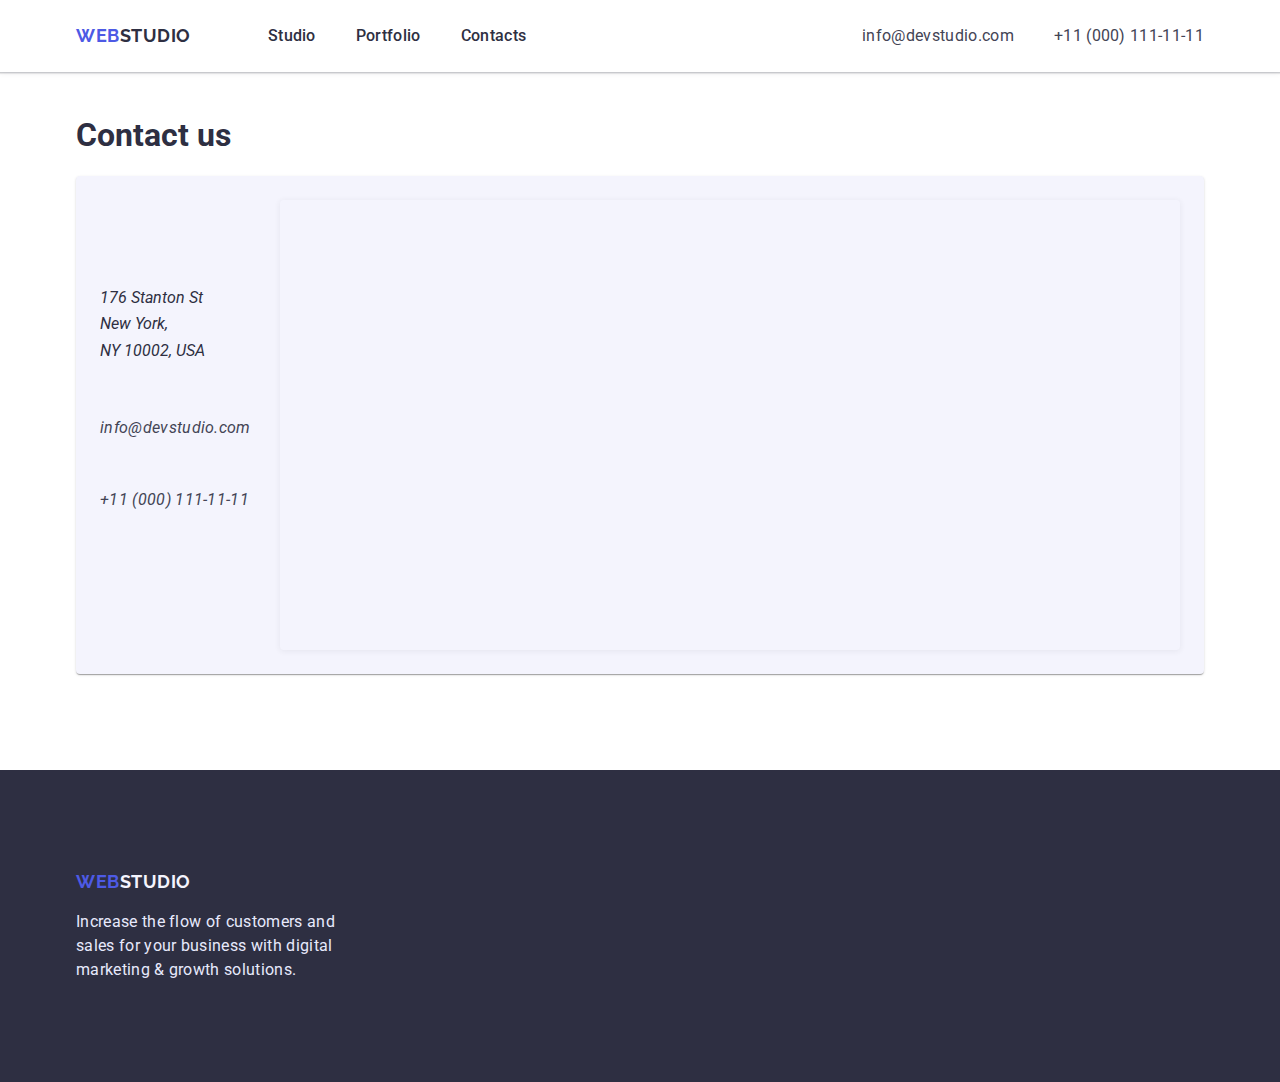
<file: contacts.html>
<!DOCTYPE html>
<html lang="en">
<head>
    <meta charset="UTF-8">
    <meta http-equiv="X-UA-Compatible" content="IE=edge">
    <meta name="viewport" content="width=device-width, initial-scale=1.0">
    <title>Main page</title>
    <link rel="preconnect" href="https://fonts.googleapis.com"> 
    <link rel="preconnect" href="https://fonts.gstatic.com" crossorigin> 
    <link href="https://fonts.googleapis.com/css2?family=Raleway:wght@700&family=Roboto:wght@400;500;700;900&display=swap" rel="stylesheet">
    <link rel="stylesheet" href="https://cdn.jsdelivr.net/npm/modern-normalize@1.1.0/modern-normalize.min.css">
    <link rel="stylesheet" href="./css/styles.css">
</head>
<body class="body">
    <header class="page-header">
    <div class="container">
        <nav class="main-nav">
        <a href="./index.html" class="logo"><span class="web-part">Web</span>Studio</a>
        <ul class="site-nav list">
            <li class="item">
            <a href="./index.html" class="link">Studio</a>
            </li>
            <li class="item">
            <a href="./portfolio.html" class="link">Portfolio</a>
            </li>
            <li class="item">
            <a href="./contacts.html" class="link">Contacts</a>
            </li>
        </ul>
        </nav>
        <ul class="support list">
        <li class="item">
            <a href="mailto:info@devstudio.com" class="contact-link">info@devstudio.com</a>
        </li>
        <li class="item">
            <a href="tel:+11(000)111-11-11" class="contact-link">+11 (000) 111-11-11</a>
        </li>
        </ul>
    </div>
    </header>
    <main>
        <section class="contacts">
            <div class="container">
                <h1>Contact us</h1>
                <div class="contact-card">
                    <address class="contact-details">
                        <p class="line-one">176 Stanton St</p>
                        <p class="line-two">New York,</p>
                        <p class="line-three">NY 10002, USA</p>
                        <ul class="support list">
                            <li class="link">
                                <a href="mailto:info@devstudio.com" class="contact-link">info@devstudio.com</a>
                            </li>
                            <li class="link">
                                <a href="tel:+11(000)111-11-11" class="contact-link">+11 (000) 111-11-11</a>
                            </li>
                        </ul>
                    </address>
                    <iframe src="https://www.google.com/maps/embed?pb=!1m18!1m12!1m3!1d3023.9078841193714!2d-73.98653467462157!3d40.720044288723614!2m3!1f0!2f0!3f0!3m2!1i1024!2i768!4f13.1!3m3!1m2!1s0x89c25981ee0e9ae3%3A0xa24d0e727c4fd59c!2s179%20Stanton%20St%2C%20New%20York%2C%20NY%2010002%2C%20USA!5e0!3m2!1sen!2sua!4v1670368939738!5m2!1sen!2sua" width="1500" height="450" style="border:0;" allowfullscreen="" loading="lazy" referrerpolicy="no-referrer-when-downgrade" class="map"></iframe>
                </div>
            </div>
        </section>
    </main>
    <footer class="page-footer">
    <div class="container">
        <a href="./index.html" class="logo"><span class="web-part">Web</span>Studio</a>
        <p class="text">
            Increase the flow of customers and sales for your business with digital
            marketing & growth solutions.
        </p>
    </div>
    </footer>
</body>
</html>
</file>
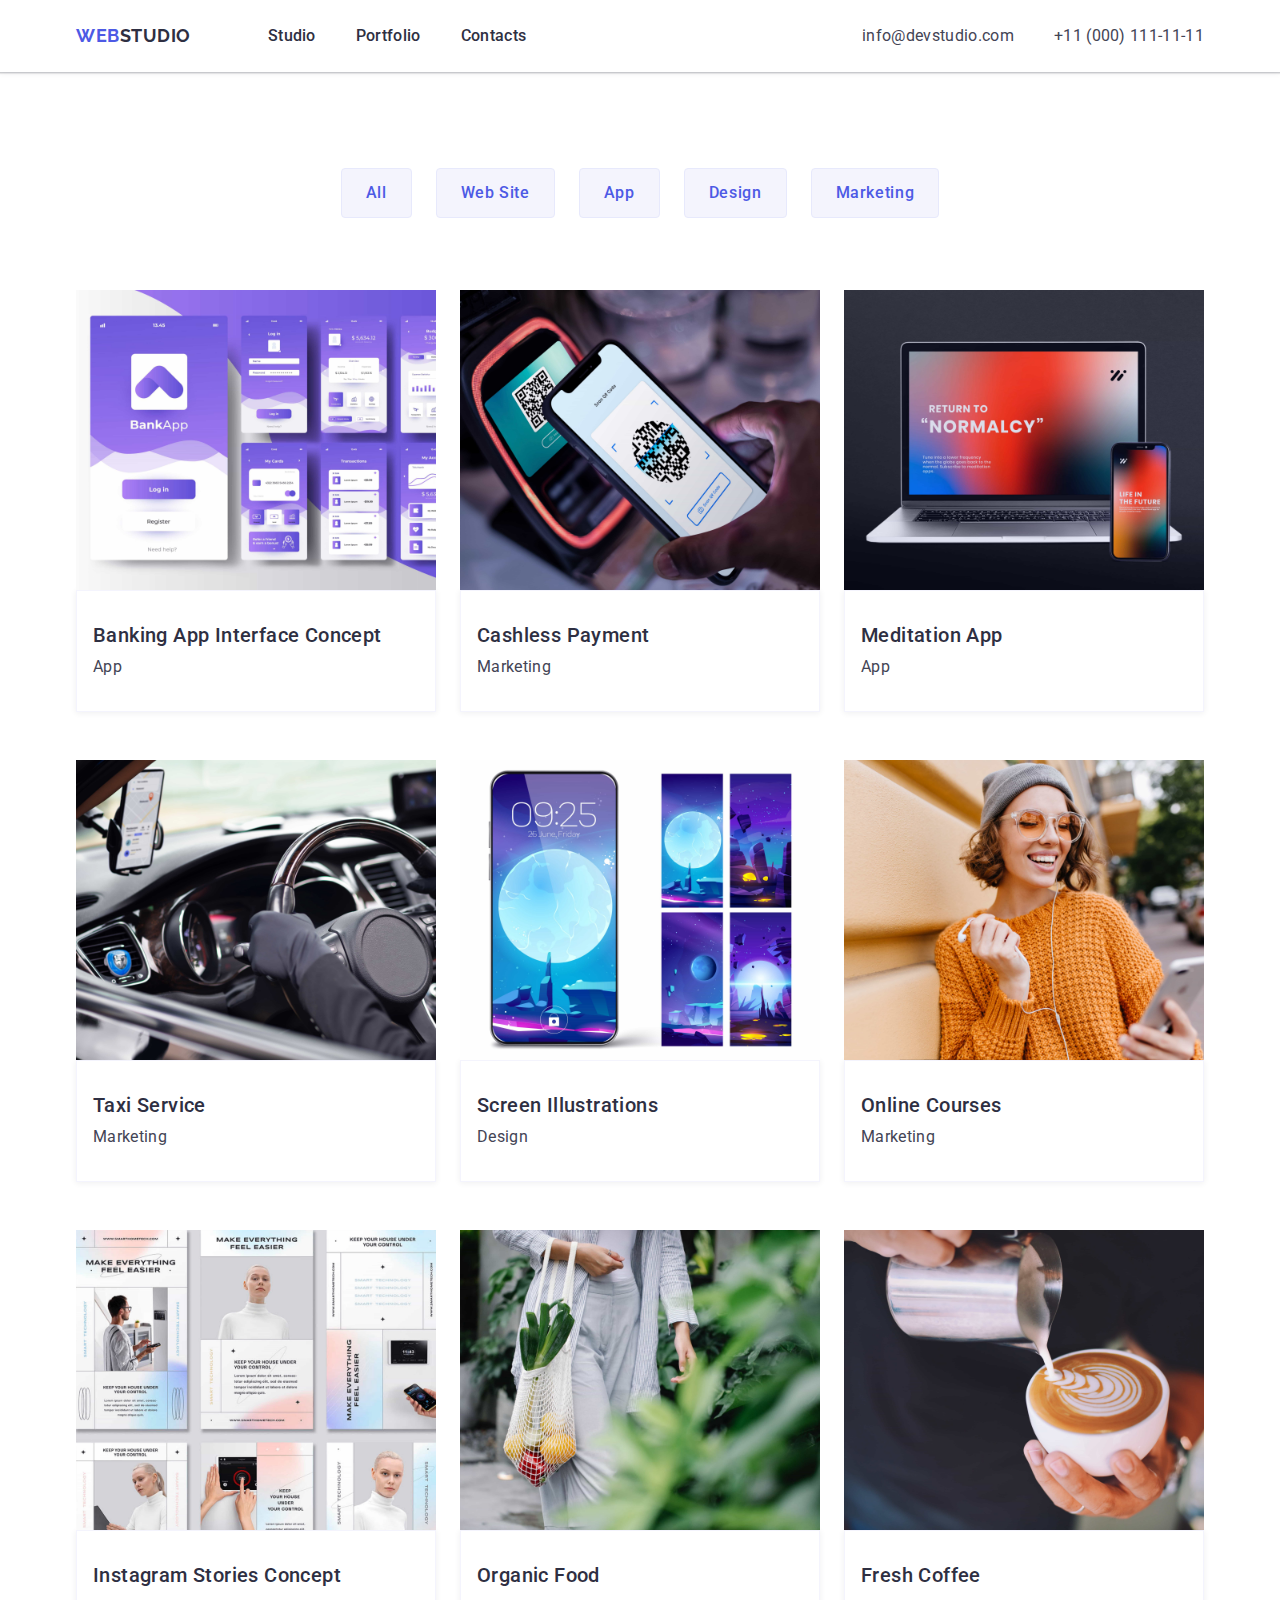
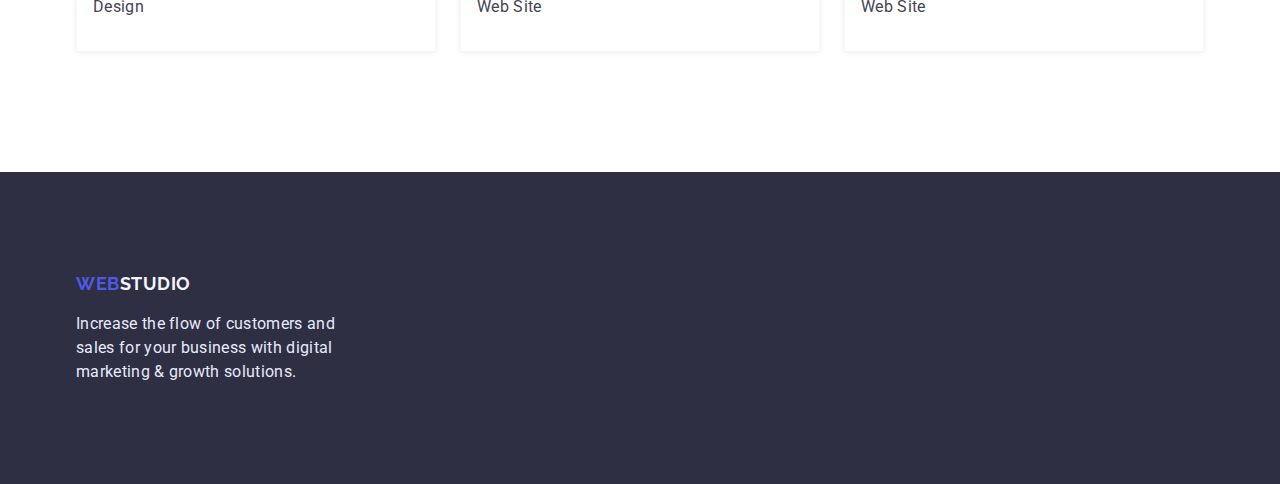
<file: portfolio.html>
<!DOCTYPE html>
<html lang="en">
    <head>
        <meta charset="UTF-8">
        <meta http-equiv="X-UA-Compatible" content="IE=edge">
        <meta name="viewport" content="width=device-width, initial-scale=1.0">
        <title>Portfolio</title>
        <link rel="preconnect" href="https://fonts.googleapis.com"> 
        <link rel="preconnect" href="https://fonts.gstatic.com" crossorigin> 
        <link href="https://fonts.googleapis.com/css2?family=Raleway:wght@700&family=Roboto:wght@400;500;700;900&display=swap" rel="stylesheet">
        <link rel="stylesheet" href="https://cdn.jsdelivr.net/npm/modern-normalize@1.1.0/modern-normalize.min.css">
        <link rel="stylesheet" href="./css/styles.css">
    </head>
    <body class="body">
        <header class="page-header">
        <div class="container">
            <nav class="main-nav">
                <a href="./index.html" class="logo"><span class="web-part">Web</span>Studio</a>
                <ul class="site-nav list">
                    <li class="item">
                        <a href="./index.html" class="link">Studio</a>
                    </li>
                    <li class="item">
                        <a href="./portfolio.html" class="link">Portfolio</a>
                    </li>
                    <li class="item">
                        <a href="./contacts.html" class="link">Contacts</a>
                    </li>
                </ul>
            </nav>
            <ul class="support list">
                <li class="item">
                    <a href="mailto:info@devstudio.com" class="contact-link">info@devstudio.com</a>
                </li>
                <li class="item">
                    <a href="tel:+11(000)111-11-11" class="contact-link">+11 (000) 111-11-11</a>
                </li>
            </ul>
        </div>
        </header>
        <main>
        <section class="section-portfolio">
            <div class="container">
                <h1 class="hidden">Portfolio</h1>
                <ul class="filter list portfolio-btn_list">
                    <li class="portfolio-btn_item">
                        <button type="button" class="portfolio-btn">All</button>
                    </li>
                    <li class="portfolio-btn_item">
                        <button type="button" class="portfolio-btn">Web Site</button>
                    </li>
                    <li class="portfolio-btn_item">
                        <button type="button" class="portfolio-btn">App</button>
                    </li>
                    <li class="portfolio-btn_item">
                        <button type="button" class="portfolio-btn">Design</button>
                    </li>
                    <li class="portfolio-btn_item">
                        <button type="button" class="portfolio-btn">Marketing</button>
                    </li>
                </ul>
                <ul class="list portfolio-cards_list">
                    <li class="section-item portfolio-cards_item">
                        <img
                        src="./images/portfolio1.jpg"
                        alt="Appearance of Banking App on smartphone"
                        width="360"
                        class="img"
                        >
                        <div class="portfolio-cards_box">
                            <h2 class="subject">Banking App Interface Concept</h2>
                            <p class="text">App</p>
                        </div>
                    </li>
                    <li class="section-item portfolio-cards_item">
                        <img
                        src="./images/portfolio2.jpg"
                        alt="QR-code scanning for cashless payment"
                        width="360"
                        class="img"
                        >
                        <div class="portfolio-cards_box">
                            <h2 class="subject">Cashless Payment</h2>
                            <p class="text">Marketing</p>
                        </div>
                    </li>
                    <li class="section-item portfolio-cards_item">
                        <img
                        src="./images/portfolio3.jpg"
                        alt="Appearance of Meditation App on laptop and smartphone"
                        width="360"
                        class="img"
                        >
                        <div class="portfolio-cards_box">
                            <h2 class="subject">Meditation App</h2>
                            <p class="text">App</p>
                        </div>
                    </li>
                    <li class="section-item portfolio-cards_item">
                        <img
                        src="./images/portfolio4.jpg"
                        alt="Car interior view and cab driver app"
                        width="360"
                        class="img"
                        >
                        <div class="portfolio-cards_box">
                            <h2 class="subject">Taxi Service</h2>
                            <p class="text">Marketing</p>
                        </div>
                    </li>
                    <li class="section-item portfolio-cards_item">
                        <img
                        src="./images/portfolio5.jpg"
                        alt="Moonlight style of wallpapers on smartphone"
                        width="360"
                        class="img"
                        >
                        <div class="portfolio-cards_box">
                            <h2 class="subject">Screen Illustrations</h2>
                            <p class="text">Design</p>
                        </div>  
                    </li>
                    <li class="section-item portfolio-cards_item">
                        <img
                        src="./images/portfolio6.jpg"
                        alt="Smiled girl is taking online courses"
                        width="360"
                        class="img"
                        >
                        <div class="portfolio-cards_box">
                            <h2 class="subject">Online Courses</h2>
                            <p class="text">Marketing</p>
                        </div>
                    </li>
                    <li class="section-item portfolio-cards_item">
                        <img
                        src="./images/portfolio7.jpg"
                        alt="Six templates of Instagram Stories"
                        width="360"
                        class="img"
                        >
                        <div class="portfolio-cards_box">
                            <h2 class="subject">Instagram Stories Concept</h2>
                            <p class="text">Design</p>
                        </div>
                    </li>
                    <li class="section-item portfolio-cards_item">
                        <img
                        src="./images/portfolio8.jpg"
                        alt="Woman, holding a bag with organic food"
                        width="360"
                        class="img"
                        >
                        <div class="portfolio-cards_box">
                            <h2 class="subject">Organic Food</h2>
                            <p class="text">Web Site</p>
                        </div>          
                    </li>
                    <li class="section-item portfolio-cards_item">
                        <img
                        src="./images/portfolio9.jpg"
                        alt="Barista, making a fresh coffee"
                        width="360"
                        class="img"
                        >
                        <div class="portfolio-cards_box">
                            <h2 class="subject">Fresh Coffee</h2>
                            <p class="text">Web Site</p>
                        </div>       
                    </li>
                </ul>
            </div>
        </section>
        </main>
        <footer class="page-footer">
        <div class="container">
            <a href="./index.html" class="logo"><span class="web-part">Web</span>Studio</a>
            <p class="text">
                Increase the flow of customers and sales for your business with digital
                marketing & growth solutions.
            </p>
        </div>
        </footer>
    </body>
</html>
</file>
<file: css/styles.css>
:root {
    --primary-text-color: rgba(255, 255, 255, 1);
    --iris-color: rgba(77, 90, 229, 1);
    --navy-blue-color: rgba(46, 47, 66, 1);
    --slate-color: rgba(67, 68, 85, 1);
    --cloud-color: rgba(244, 244, 253, 1);
    --cornflower-color: rgba(231, 233, 252, 1);
}

.body {
    color: var(--navy-blue-color);
    background-color: #ffffff;

    font-family: Roboto, sans-serif;
}

.container {
    width: 1158px;
    padding: 0 15px;
    margin: 0 auto;
}

/* Знаю, що небажано так приховувати елементи, однак ми ще не проходили на заняттях альтернативний підхід до приховування елементів. */
.hidden {
    display: none;
}

.list {
    padding: 0;
    margin: 0;
    list-style: none;
}

.logo,
.link,
.contact-link {
    text-decoration: none;
}

.logo {
    display: flex;
    align-items: center;
    padding-top: 24px;
    padding-bottom: 24px;
    
    font-family: Raleway, sans-serif;
    color: var(--navy-blue-color);
    font-weight: 700;
    font-size: 18px;
    line-height: 1.33;
    text-align: left;
    letter-spacing: 0.03em;
    text-transform: uppercase;
}

.page-header {    
    box-shadow: 0px 2px 1px rgba(46, 47, 66, 0.08), 0px 1px 1px rgba(46, 47, 66, 0.16), 0px 1px 6px rgba(46, 47, 66, 0.08);
}

.page-header .web-part {
    display: flex;
    align-items: center;
    
    color: var(--iris-color);
}

.page-header .container {
    display: flex;
    align-items: center;
}

.main-nav {
    display: flex;
}

.site-nav {
    display: flex;
    margin-left: 77px;
}

.site-nav .item:not(:last-child) {
    margin-right: 40px;
}

.site-nav .link {
    display: block;
    padding-top: 24px;
    padding-bottom: 24px;
    
    color: var(--navy-blue-color);
    font-weight: 500;
    line-height: 1.5;
    text-align: left;
    letter-spacing: 0.02em;
}

.site-nav .link:hover,
.site-nav .link:focus,
.site-nav .link:active {
    color: var(--iris-color);
}

.support {
    display: flex;
    margin-left: auto;
}

.support .item + .item {
    margin-left: 40px;
}

.support .contact-link {
    display: block;
    padding-top: 24px;
    padding-bottom: 24px;
    
    color: var(--slate-color);
    line-height: 1.5;
    text-align: left;
    letter-spacing: 0.02em;
}

.support .contact-link:hover,
.support .contact-link:focus,
.support .contact-link:active {
    color: var(--iris-color);
}

.hero {
    background-color: var(--navy-blue-color);
    color: var(--primary-text-color);

    text-align: center;
    padding-top: 192px;
    padding-bottom: 192px;
}

.section {
    padding-top: 120px;
    padding-bottom: 120px;
}

.products {
    padding-top: 0;
}

.vision .list {
    display: flex;
}

.vision .section-item {
    width: 264px;
}

.vision .section-item + .section-item {
    margin-left: 24px;
    max-width: 264px;
}

.section .section-title {
    margin-bottom: 72px;
}

.hero-title {
    width: 496px;
    font-weight: 500;
    font-size: 56px;
    line-height: 1.07;
    letter-spacing: 0.02em;
    
    margin-top: 0;
    margin-right: auto;
    margin-bottom: 48px;
    margin-left: auto;
}

.order-btn,
.portfolio-btn {
    cursor: pointer;
    
    font-family: inherit;
    font-size: 16px;
    font-weight: 500;
    letter-spacing: 0.04em;
}

.order-btn {
    background-color: var(--iris-color);
    color: var(--primary-text-color);

    line-height: 1.19;
    text-align: left;

    padding: 16px 32px;
    border-radius: 4px;
    border-style: none;
    box-shadow: 0px 4px 4px rgba(0, 0, 0, 0.15);
}

.order-btn:hover,
.order-btn:focus {
    background-color: var(--iris-color);
}

.order-btn:active {
    background-color: rgba(64, 75, 191, 1);
}

.portfolio-btn {
    background-color: var(--cloud-color);
    color: var(--iris-color);

    line-height: 1.5;
    text-align: center;

    line-height: 1.5;
    padding: 12px 24px;
    border-radius: 4px;
    border: 1px solid #E7E9FC;
}

.portfolio-btn:hover,
.portfolio-btn:focus,
.portfolio-btn:active {
    background-color: var(--iris-color);
    color: var(--primary-text-color);
    box-shadow: 0px 3px 1px rgba(0, 0, 0, 0.1), 0px 2px 1px rgba(0, 0, 0, 0.08), 0px 2px 2px rgba(0, 0, 0, 0.12);
    border-color: transparent;
}

.section-title {
    font-weight: 500;
    font-size: 36px;
    line-height: 1.11;
    text-align: center;
    letter-spacing: 0.02em;

    margin-top: 0;
    margin-bottom: 0;
}

.section-item {
    background-color: var(--primary-text-color);
}

.section-item .subject {
    font-weight: 500;
    font-size: 20px;
    line-height: 1.2;
    text-align: left;
    letter-spacing: 0.02em;

    margin-top: 0;
    margin-bottom: 8px;
}

.section-item .text {
    color: var(--slate-color);

    line-height: 1.5;
    text-align: left;
    letter-spacing: 0.02em;

    margin-top: 0;
    margin-bottom: 0;
}

.products .list {
    display: flex;
    justify-content: center;
}

.products .section-item+.section-item {
    margin-left: 24px;
}

.products .product-img {
    background: linear-gradient(0deg, rgba(77, 90, 229, 0.1), rgba(77, 90, 229, 0.1)), url(photo-1545235617-7a424c1a60cc.jpg);
    background-blend-mode: soft-light, normal;
    border: 1px solid var(--cornflower-color);
}

.team {
    background-color: var(--cloud-color);
}

.team .list {
    display: flex;
    justify-content: center;
    gap: 24px;
}

.team .section-item {
    box-shadow: 0px 1px 6px rgba(46, 47, 66, 0.08), 0px 1px 1px rgba(46, 47, 66, 0.16), 0px 2px 1px rgba(46, 47, 66, 0.08);
    border-radius: 0px 0px 4px 4px;
}

.team .text-box {
    padding-top: 32px;
    padding-bottom: 32px;
    padding-left: auto;
    padding-right: auto;
}

/* Я додав відцентрування в ПІБ та посадах в секції Our team, бо в Figma по ним зазначено: "Align: Center".*/
.section-item .center {
    text-align: center;
}

.page-footer {
    background-color: var(--navy-blue-color);

    padding-top: 100px;
    padding-bottom: 100px;
}

.page-footer .logo {
    color: var(--cloud-color);

    padding-top: 0;
    padding-bottom: 0;
}

.page-footer .web-part {
    color: var(--iris-color);
}

.page-footer .text {
    color: var(--cornflower-color);
    
    line-height: 1.5;
    text-align: left;
    letter-spacing: 0.02em;

    margin-top: 16px;
    margin-bottom: 0;
    max-width: 269px;
}

.section-portfolio {
    padding-top: 96px;
    padding-bottom: 120px;
    padding-left: 15px;
    padding-right: 15px;
}

.portfolio-btn_list {
    display: flex;
    justify-content: center;
    gap: 24px;
    margin-bottom: 72px;
}

.portfolio-cards_list {
    display: flex;
    flex-wrap: wrap;
    column-gap: 24px;
    row-gap: 48px;
}

.portfolio-cards_item {
    flex-basis: calc((100% - 2 * 24px) / 3);
}

.portfolio-cards_item:nth-child(3n) {
    margin-right: 0;
}

.portfolio-cards_box {
    border: 0.5px solid #F4F4FD;
    box-shadow: 0px 1px 6px rgba(46, 47, 66, 0.08);

    padding-top: 32px;
    padding-bottom: 32px;
    padding-left: 16px;
    padding-right: 16px;
}

.img {
    display: block;
    max-width: 100%;
    height: auto;
}

.contacts {
    padding-top: 24px;
    padding-right: auto;
    padding-bottom: 96px;
    padding-left: auto;
}

.contacts .contact-card {
    display: flex;
    background-color: var(--cloud-color);
    box-shadow: 0px 2px 1px -1px rgba(0, 0, 0, 0.2), 0px 1px 1px 0px rgba(0, 0, 0, 0.14), 0px 1px 3px 0px rgba(0, 0, 0, 0.12);
    border-radius: 4px;
    padding: 24px;
    align-items: center;
}

.contacts .line-one,
.contacts .line-two,
.contacts .line-three {
    margin: 0;
    padding-bottom: 8px;
}

.contacts .support {
    display: flex;
    flex-wrap: wrap;
    padding-top: 24px;
    padding-bottom: 24px;
}

.map {
    display: block;
    border-radius: 4px;
    border: 1px solid #E7E9FC;
    box-shadow: 0px 1px 6px rgba(46, 47, 66, 0.08);
}
</file>
